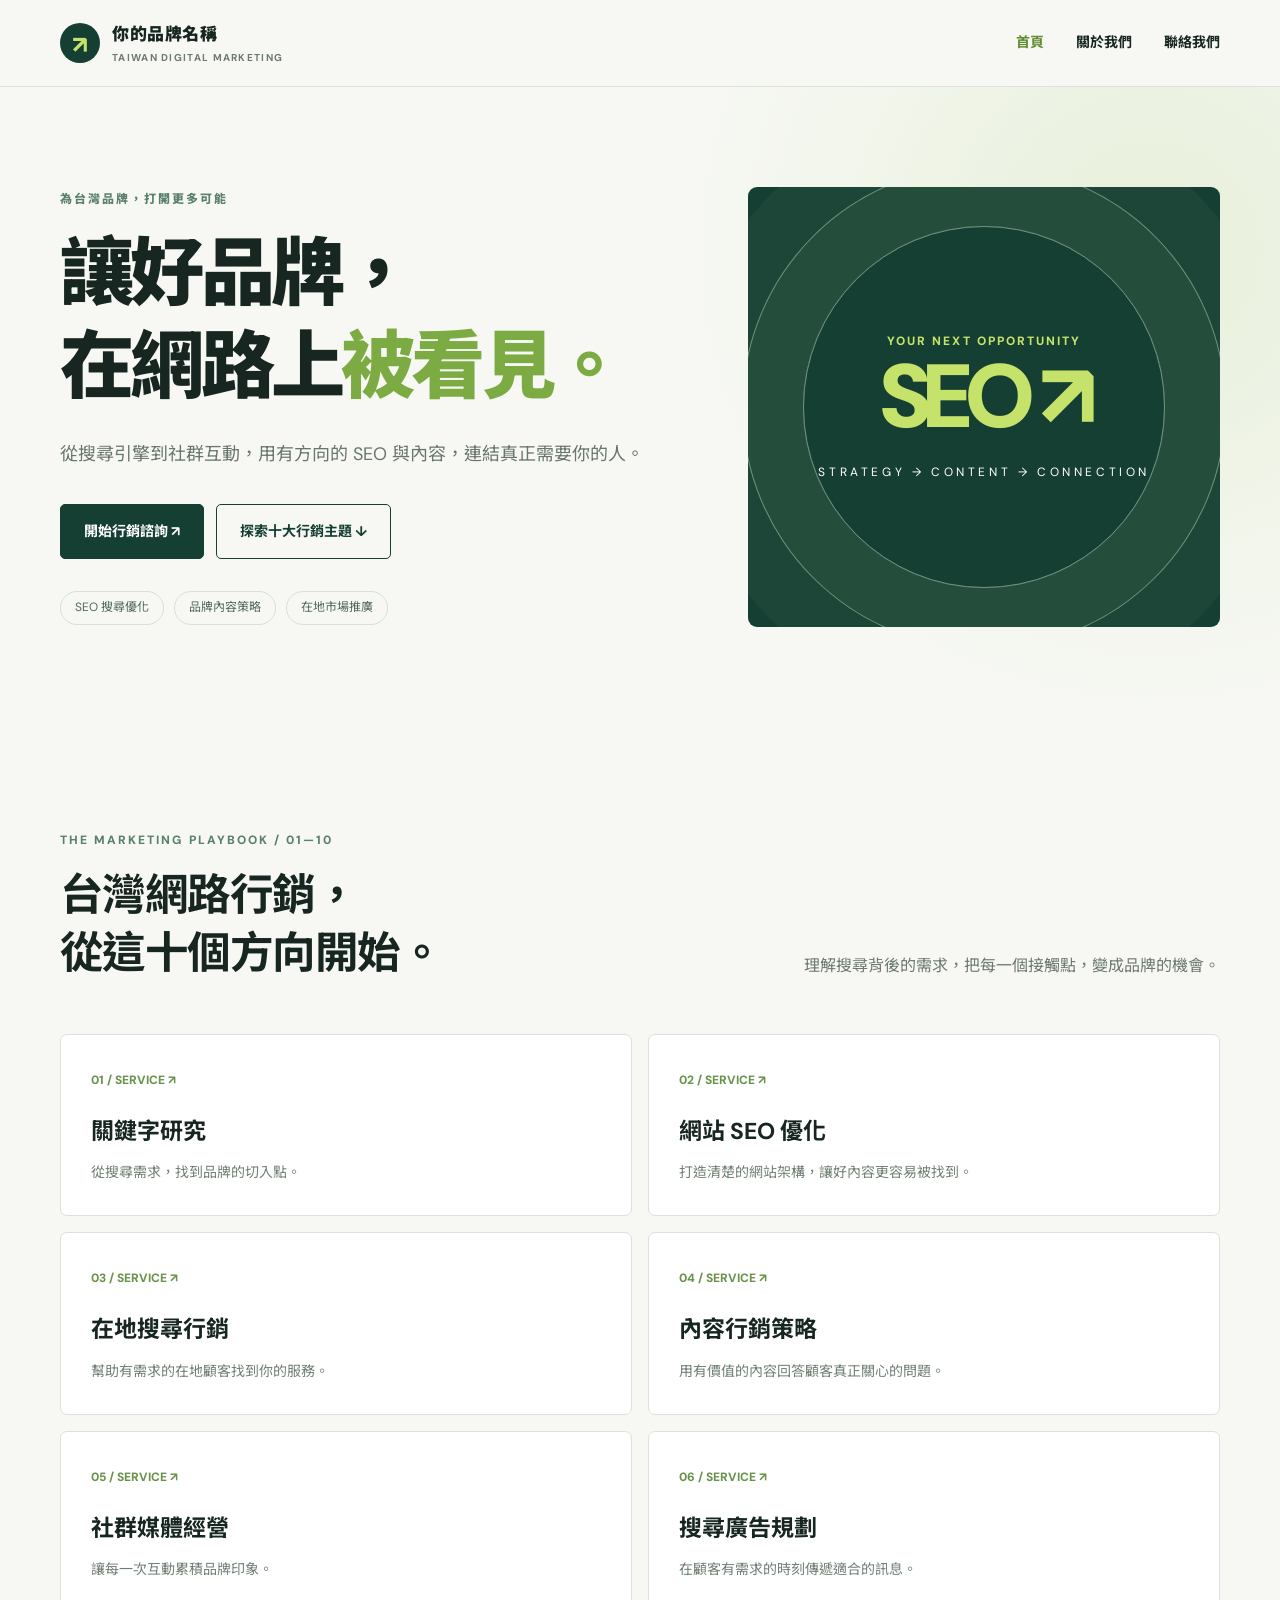
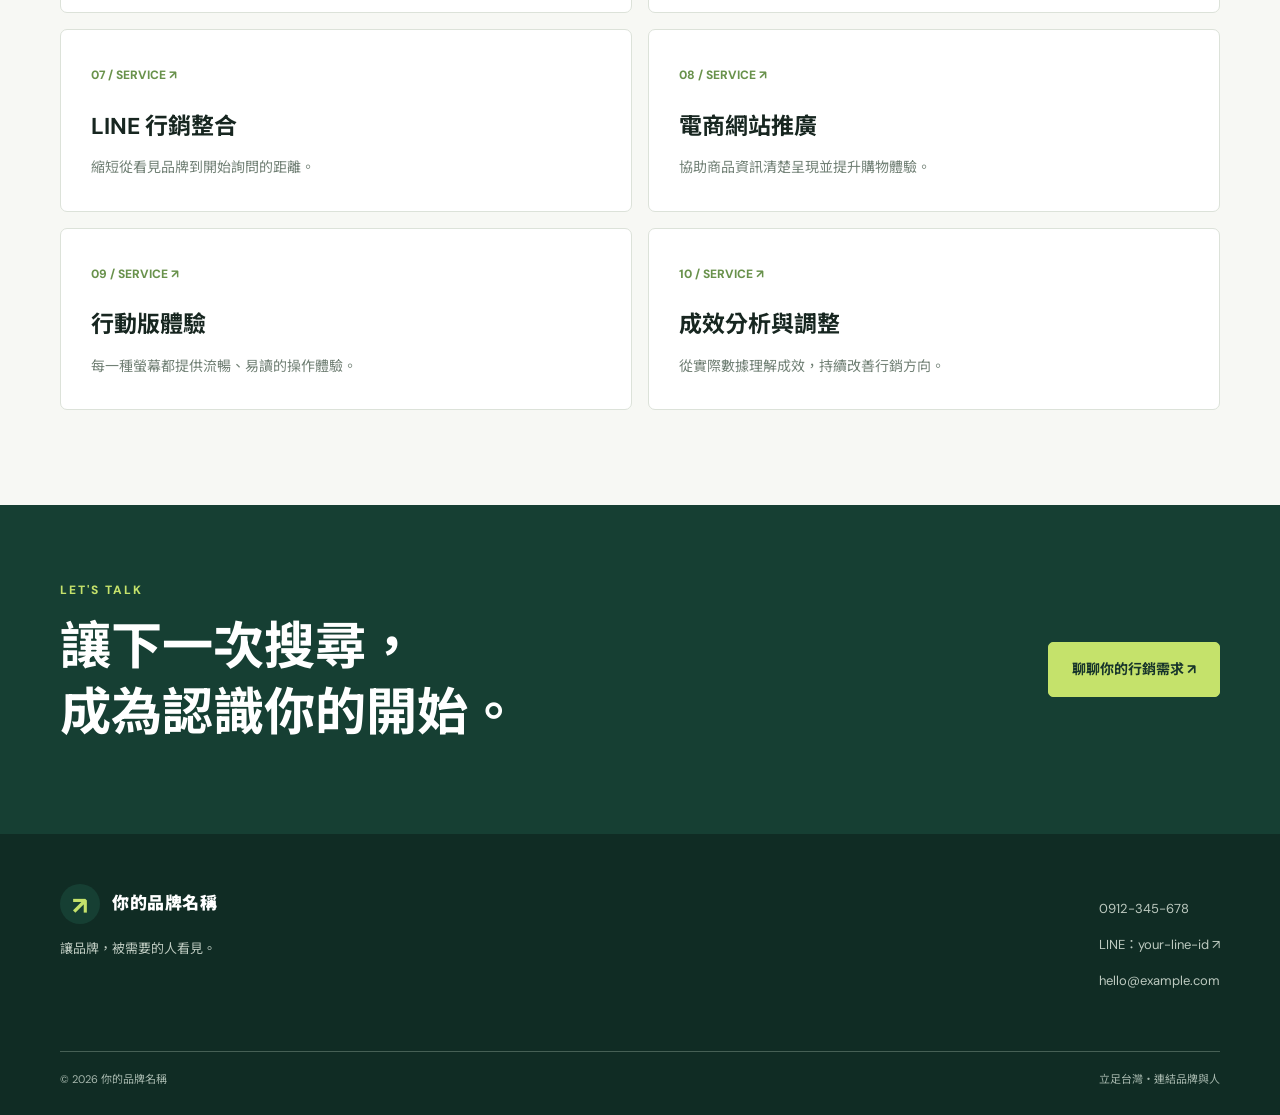
<file: index.html>
<!doctype html><html lang="zh-Hant"><head><meta charset="utf-8"><meta name="viewport" content="width=device-width, initial-scale=1"><meta name="description" content="SEO 優化、內容行銷、品牌推廣與數位行銷服務。"><title>首頁｜你的品牌名稱</title><link rel="stylesheet" href="styles.css"></head><body><a href="#main" class="hp">跳至主要內容</a><header class="site-header"><div class="container nav"><a class="brand" href="index.html"><span class="brand-mark">↗</span><span><span data-brand>你的品牌名稱</span><small>TAIWAN DIGITAL MARKETING</small></span></a><button class="mobile-menu" aria-label="開啟選單" aria-expanded="false">☰</button><nav class="nav-links"><a href="index.html" class="active">首頁</a><a href="about.html" class="">關於我們</a><a href="contact.html" class="">聯絡我們</a></nav></div></header><main id="main"><section class="hero"><div class="container hero-grid"><div><div class="eyebrow">為台灣品牌，打開更多可能</div><h1>讓好品牌，<br>在網路上<span class="accent">被看見。</span></h1><p>從搜尋引擎到社群互動，用有方向的 SEO 與內容，連結真正需要你的人。</p><div class="hero-actions"><a class="btn" href="contact.html">開始行銷諮詢 ↗</a><a class="btn secondary" href="#services">探索十大行銷主題 ↓</a></div><div class="chips"><span class="chip">SEO 搜尋優化</span><span class="chip">品牌內容策略</span><span class="chip">在地市場推廣</span></div></div><div class="hero-art"><div class="hero-art-inner"><div class="eyebrow" style="color:#c5e26b">YOUR NEXT OPPORTUNITY</div><div class="big">SEO ↗</div><div class="sub">STRATEGY → CONTENT → CONNECTION</div></div></div></div></section><section class="section" id="services"><div class="container"><div class="section-head"><div><div class="eyebrow">THE MARKETING PLAYBOOK / 01—10</div><h2>台灣網路行銷，<br>從這十個方向開始。</h2></div><p class="section-intro">理解搜尋背後的需求，把每一個接觸點，變成品牌的機會。</p></div><div class="service-grid"><article class="service-card"><span class="number">01 / SERVICE ↗</span><h3>關鍵字研究</h3><p>從搜尋需求，找到品牌的切入點。</p></article><article class="service-card"><span class="number">02 / SERVICE ↗</span><h3>網站 SEO 優化</h3><p>打造清楚的網站架構，讓好內容更容易被找到。</p></article><article class="service-card"><span class="number">03 / SERVICE ↗</span><h3>在地搜尋行銷</h3><p>幫助有需求的在地顧客找到你的服務。</p></article><article class="service-card"><span class="number">04 / SERVICE ↗</span><h3>內容行銷策略</h3><p>用有價值的內容回答顧客真正關心的問題。</p></article><article class="service-card"><span class="number">05 / SERVICE ↗</span><h3>社群媒體經營</h3><p>讓每一次互動累積品牌印象。</p></article><article class="service-card"><span class="number">06 / SERVICE ↗</span><h3>搜尋廣告規劃</h3><p>在顧客有需求的時刻傳遞適合的訊息。</p></article><article class="service-card"><span class="number">07 / SERVICE ↗</span><h3>LINE 行銷整合</h3><p>縮短從看見品牌到開始詢問的距離。</p></article><article class="service-card"><span class="number">08 / SERVICE ↗</span><h3>電商網站推廣</h3><p>協助商品資訊清楚呈現並提升購物體驗。</p></article><article class="service-card"><span class="number">09 / SERVICE ↗</span><h3>行動版體驗</h3><p>每一種螢幕都提供流暢、易讀的操作體驗。</p></article><article class="service-card"><span class="number">10 / SERVICE ↗</span><h3>成效分析與調整</h3><p>從實際數據理解成效，持續改善行銷方向。</p></article></div></div></section><section class="cta"><div class="container cta-grid"><div><div class="eyebrow">LET'S TALK</div><h2>讓下一次搜尋，<br>成為認識你的開始。</h2></div><a class="btn" href="contact.html">聊聊你的行銷需求 ↗</a></div></section></main><footer class="footer"><div class="container"><div class="footer-top"><div><div class="brand"><span class="brand-mark">↗</span><span data-brand>你的品牌名稱</span></div><p>讓品牌，被需要的人看見。</p></div><div><p><a data-phone href="tel:0912345678">0912-345-678</a></p><p>LINE：<a data-line href="#">your-line-id</a> ↗</p><p><a data-email href="mailto:hello@example.com">hello@example.com</a></p></div></div><div class="footer-bottom"><span>© <span data-year>2026</span> <span data-brand>你的品牌名稱</span></span><span>立足台灣・連結品牌與人</span></div></div></footer><script src="config.js"></script><script src="script.js"></script></body></html>
</file>
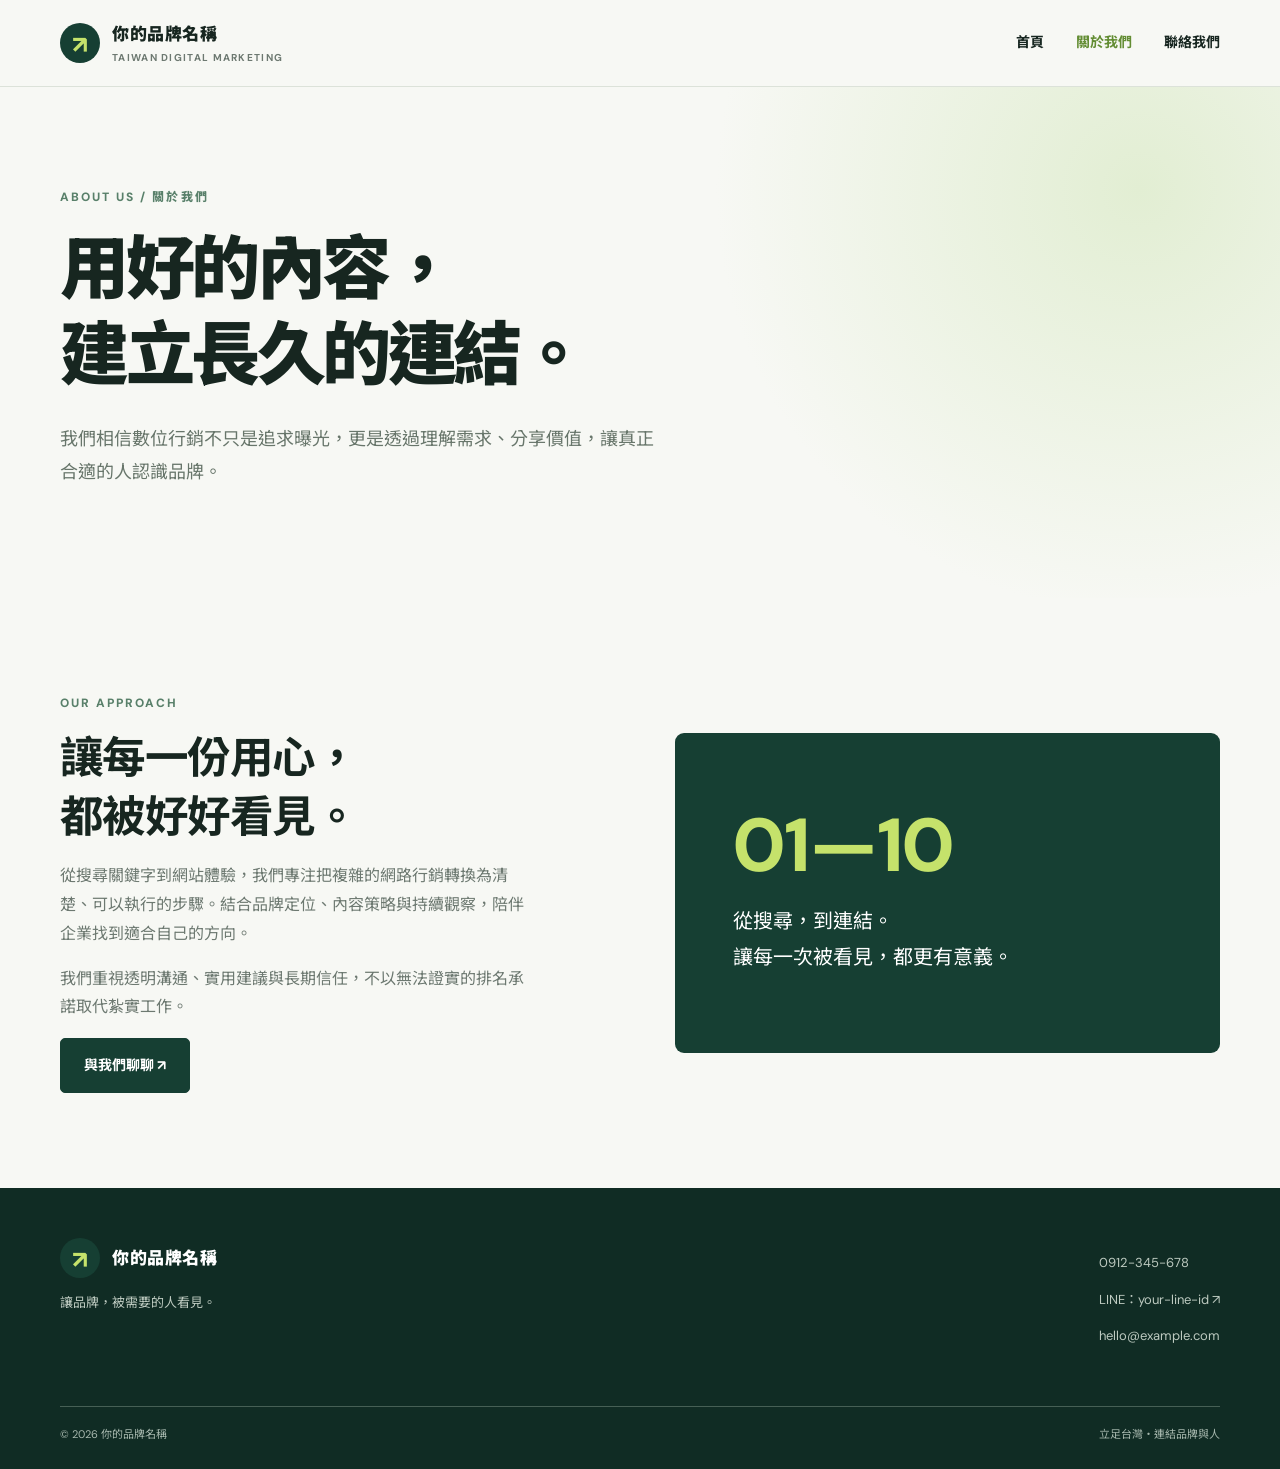
<file: about.html>
<!doctype html><html lang="zh-Hant"><head><meta charset="utf-8"><meta name="viewport" content="width=device-width, initial-scale=1"><meta name="description" content="了解我們的 SEO 與品牌內容行銷理念。"><title>關於我們｜你的品牌名稱</title><link rel="stylesheet" href="styles.css"></head><body><a href="#main" class="hp">跳至主要內容</a><header class="site-header"><div class="container nav"><a class="brand" href="index.html"><span class="brand-mark">↗</span><span><span data-brand>你的品牌名稱</span><small>TAIWAN DIGITAL MARKETING</small></span></a><button class="mobile-menu" aria-label="開啟選單" aria-expanded="false">☰</button><nav class="nav-links"><a href="index.html" class="">首頁</a><a href="about.html" class="active">關於我們</a><a href="contact.html" class="">聯絡我們</a></nav></div></header><main id="main"><section class="page-hero"><div class="container"><div class="eyebrow">ABOUT US / 關於我們</div><h1>用好的內容，<br>建立長久的連結。</h1><p>我們相信數位行銷不只是追求曝光，更是透過理解需求、分享價值，讓真正合適的人認識品牌。</p></div></section><section class="section"><div class="container about-grid"><div><div class="eyebrow">OUR APPROACH</div><h2>讓每一份用心，<br>都被好好看見。</h2><p class="section-intro">從搜尋關鍵字到網站體驗，我們專注把複雜的網路行銷轉換為清楚、可以執行的步驟。結合品牌定位、內容策略與持續觀察，陪伴企業找到適合自己的方向。</p><p class="section-intro">我們重視透明溝通、實用建議與長期信任，不以無法證實的排名承諾取代紮實工作。</p><a class="btn" href="contact.html">與我們聊聊 ↗</a></div><div class="about-panel"><span>01—10</span><p>從搜尋，到連結。<br>讓每一次被看見，都更有意義。</p></div></div></section></main><footer class="footer"><div class="container"><div class="footer-top"><div><div class="brand"><span class="brand-mark">↗</span><span data-brand>你的品牌名稱</span></div><p>讓品牌，被需要的人看見。</p></div><div><p><a data-phone href="tel:0912345678">0912-345-678</a></p><p>LINE：<a data-line href="#">your-line-id</a> ↗</p><p><a data-email href="mailto:hello@example.com">hello@example.com</a></p></div></div><div class="footer-bottom"><span>© <span data-year>2026</span> <span data-brand>你的品牌名稱</span></span><span>立足台灣・連結品牌與人</span></div></div></footer><script src="config.js"></script><script src="script.js"></script></body></html>
</file>
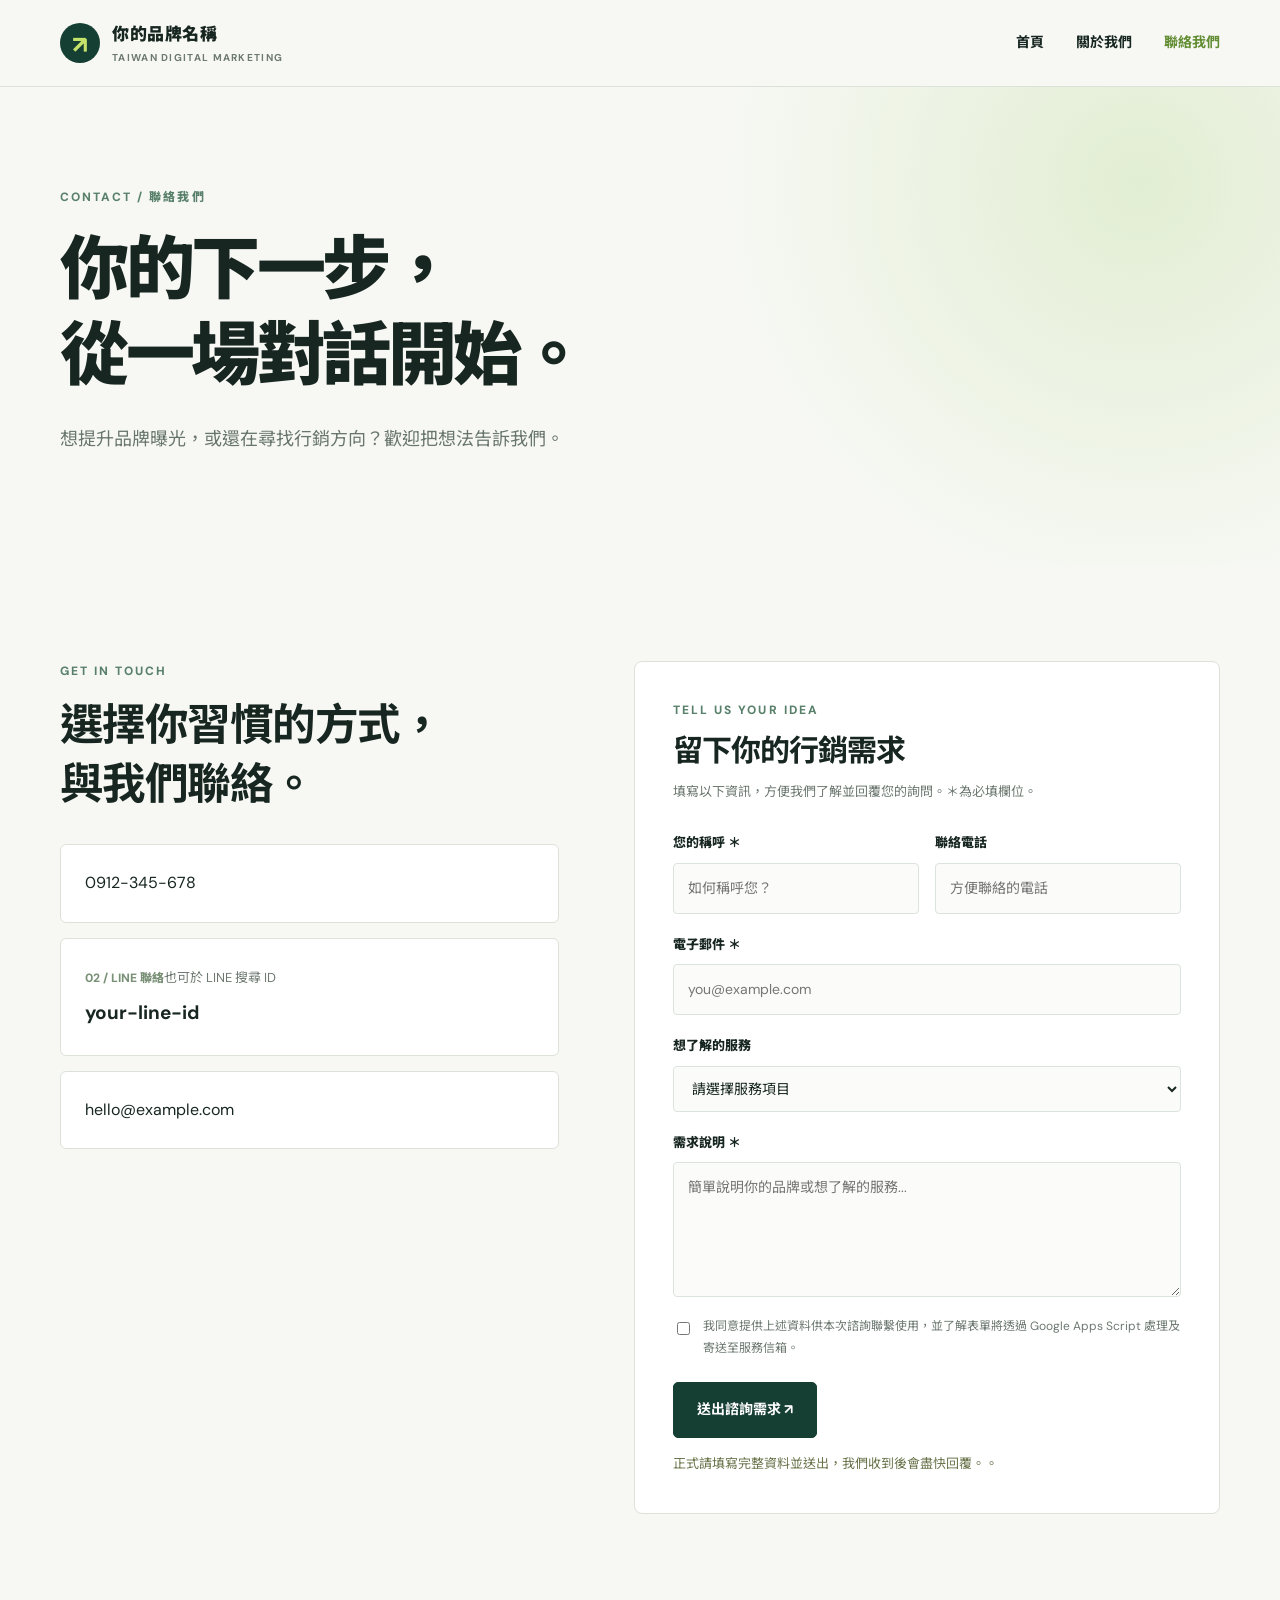
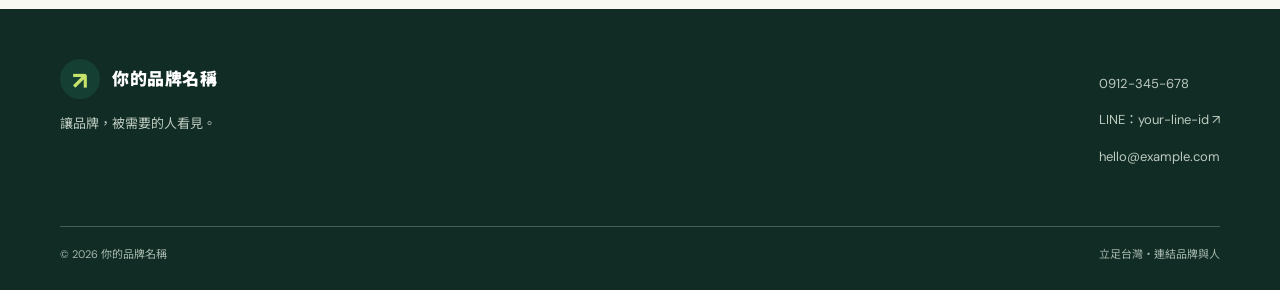
<file: contact.html>
<!doctype html><html lang="zh-Hant"><head><meta charset="utf-8"><meta name="viewport" content="width=device-width, initial-scale=1"><meta name="description" content="聯絡我們，諮詢 SEO 優化及品牌數位行銷需求。"><title>聯絡我們｜你的品牌名稱</title><link rel="stylesheet" href="styles.css"></head><body><a href="#main" class="hp">跳至主要內容</a><header class="site-header"><div class="container nav"><a class="brand" href="index.html"><span class="brand-mark">↗</span><span><span data-brand>你的品牌名稱</span><small>TAIWAN DIGITAL MARKETING</small></span></a><button class="mobile-menu" aria-label="開啟選單" aria-expanded="false">☰</button><nav class="nav-links"><a href="index.html" class="">首頁</a><a href="about.html" class="">關於我們</a><a href="contact.html" class="active">聯絡我們</a></nav></div></header><main id="main"><section class="page-hero"><div class="container"><div class="eyebrow">CONTACT / 聯絡我們</div><h1>你的下一步，<br>從一場對話開始。</h1><p>想提升品牌曝光，或還在尋找行銷方向？歡迎把想法告訴我們。</p></div></section><section class="section"><div class="container contact-layout"><div><div class="eyebrow">GET IN TOUCH</div><h2>選擇你習慣的方式，<br>與我們聯絡。</h2><div class="contact-list"><a class="contact-method" data-phone href="tel:0912345678"><span class="meta">01 / 電話諮詢</span><span class="description">點一下，立即撥號</span><strong data-phone>0912-345-678</strong></a><a class="contact-method" href="https://line.me/ti/p/~your-line-id"><span class="meta">02 / LINE 聯絡</span><span class="description">也可於 LINE 搜尋 ID</span><strong data-line>your-line-id</strong></a><a class="contact-method" data-email href="mailto:hello@example.com"><span class="meta">03 / 電子郵件</span><span class="description">歡迎來信分享您的需求</span><strong data-email>hello@example.com</strong></a></div></div><div class="form-card"><div class="eyebrow">TELL US YOUR IDEA</div><h2>留下你的行銷需求</h2><p class="form-note">填寫以下資訊，方便我們了解並回覆您的詢問。＊為必填欄位。</p><form id="consult-form" action="" method="post" accept-charset="UTF-8"><div class="hp" aria-hidden="true"><label>請勿填寫此欄<input name="website" tabindex="-1" autocomplete="off"></label></div><div class="form-row"><div class="field"><label for="name">您的稱呼 ＊</label><input id="name" name="name" required maxlength="80" placeholder="如何稱呼您？"></div><div class="field"><label for="phone">聯絡電話</label><input id="phone" name="phone" type="tel" maxlength="40" placeholder="方便聯絡的電話"></div></div><div class="field"><label for="email">電子郵件 ＊</label><input id="email" name="email" type="email" required maxlength="120" placeholder="you@example.com"></div><div class="field"><label for="service">想了解的服務</label><select id="service" name="service"><option value="">請選擇服務項目</option><option>SEO 網站優化</option><option>關鍵字研究</option><option>內容行銷</option><option>社群行銷</option><option>廣告投放</option><option>LINE 行銷</option><option>其他需求</option></select></div><div class="field"><label for="message">需求說明 ＊</label><textarea id="message" name="message" required maxlength="3000" placeholder="簡單說明你的品牌或想了解的服務... "></textarea></div><label class="agree"><input type="checkbox" required name="consent" value="yes"><span>我同意提供上述資料供本次諮詢聯繫使用，並了解表單將透過 Google Apps Script 處理及寄送至服務信箱。</span></label><button type="submit" class="btn">送出諮詢需求 ↗</button><div class="form-status" id="form-status" role="status" aria-live="polite">正式請填寫完整資料並送出，我們收到後會盡快回覆。。</div></form></div></div></section></main><footer class="footer"><div class="container"><div class="footer-top"><div><div class="brand"><span class="brand-mark">↗</span><span data-brand>你的品牌名稱</span></div><p>讓品牌，被需要的人看見。</p></div><div><p><a data-phone href="tel:0912345678">0912-345-678</a></p><p>LINE：<a data-line href="#">your-line-id</a> ↗</p><p><a data-email href="mailto:hello@example.com">hello@example.com</a></p></div></div><div class="footer-bottom"><span>© <span data-year>2026</span> <span data-brand>你的品牌名稱</span></span><span>立足台灣・連結品牌與人</span></div></div></footer><script src="config.js"></script><script src="script.js"></script></body></html>
</file>
<file: styles.css>
@import url('https://fonts.googleapis.com/css2?family=DM+Sans:wght@400;500;600;700&family=Noto+Sans+TC:wght@400;500;600;700;800;900&display=swap');
:root{--bg:#f7f8f4;--ink:#172620;--green:#163f33;--accent:#c5e26b;--muted:#6d7971;--line:#dce2d9;--white:#fff}*{box-sizing:border-box}html{scroll-behavior:smooth}body{margin:0;background:var(--bg);color:var(--ink);font-family:'DM Sans','Noto Sans TC',sans-serif;line-height:1.8}a{color:inherit;text-decoration:none}button,input,textarea,select{font:inherit}.container{width:min(1160px,calc(100% - 48px));margin:auto}.eyebrow{font-size:12px;font-weight:800;letter-spacing:.17em;color:#59806a;text-transform:uppercase}.site-header{position:sticky;top:0;z-index:10;background:rgba(247,248,244,.96);border-bottom:1px solid var(--line);backdrop-filter:blur(14px)}.nav{display:flex;align-items:center;justify-content:space-between;min-height:86px;gap:20px}.brand{display:flex;align-items:center;gap:12px;font-size:17px;font-weight:900;letter-spacing:.03em}.brand-mark{display:grid;place-items:center;width:40px;height:40px;border-radius:50%;background:var(--green);color:var(--accent);font-size:24px}.brand small{display:block;color:var(--muted);font-size:10px;letter-spacing:.13em;font-weight:700}.nav-links{display:flex;align-items:center;gap:32px;font-size:14px;font-weight:700}.nav-links a:hover,.nav-links .active{color:#638d33}.mobile-menu{display:none;border:0;background:none;font-size:27px}.hero{background:radial-gradient(circle at 90% 25%,#e7f0da,transparent 38%),var(--bg);padding:100px 0 108px}.hero-grid{display:grid;grid-template-columns:1.15fr .85fr;gap:50px;align-items:center}.hero h1,.page-hero h1{font-size:clamp(42px,5.8vw,78px);line-height:1.25;letter-spacing:-.05em;margin:17px 0 25px;font-weight:900}.hero p,.page-hero p{font-size:18px;color:#68766b;max-width:610px}.btn{display:inline-flex;align-items:center;justify-content:center;gap:18px;background:var(--green);color:#fff;padding:14px 23px;border:1px solid var(--green);border-radius:5px;font-size:14px;font-weight:700;cursor:pointer;transition:.2s}.btn:hover{background:#295a48;transform:translateY(-2px)}.btn.secondary{background:transparent;color:var(--green)}.hero-actions{display:flex;gap:12px;flex-wrap:wrap;margin-top:33px}.hero-art{min-height:440px;position:relative;border-radius:9px;background:var(--green);display:flex;align-items:center;justify-content:center;overflow:hidden;color:#fff}.hero-art:before{content:'';position:absolute;width:360px;height:360px;border:1px solid #729482;border-radius:50%;box-shadow:0 0 0 60px #244d3c,0 0 0 61px #75947b,0 0 0 120px #1d4638}.hero-art-inner{z-index:1;text-align:center}.hero-art .big{font-size:clamp(56px,7vw,95px);font-weight:900;letter-spacing:-.08em;color:var(--accent);line-height:1}.hero-art .sub{letter-spacing:.3em;font-size:12px;margin-top:20px}.chips{display:flex;gap:10px;flex-wrap:wrap;margin-top:32px}.chip{border:1px solid #d7e2d2;border-radius:30px;padding:5px 14px;font-size:12px;color:#51685b}.section{padding:95px 0}.section.alt{background:#eaf0e6}.section-head{display:flex;align-items:end;justify-content:space-between;gap:24px;margin-bottom:37px}.section h2{font-size:clamp(30px,3.4vw,47px);line-height:1.35;letter-spacing:-.035em;margin:14px 0}.section-intro{color:var(--muted);max-width:470px}.service-grid{display:grid;grid-template-columns:repeat(2,1fr);gap:16px}.service-card{background:var(--white);border:1px solid var(--line);padding:30px;border-radius:7px;transition:transform .2s}.service-card:hover{transform:translateY(-3px)}.service-card .number{font-size:12px;font-weight:800;color:#69924c}.service-card h3{font-size:23px;margin:17px 0 8px}.service-card p{margin:0;color:#718075;font-size:14px}.cta{background:var(--green);color:#fff;padding:75px 0}.cta-grid{display:flex;justify-content:space-between;align-items:center;gap:32px}.cta h2{font-size:clamp(32px,4vw,54px);line-height:1.3;margin:12px 0}.cta .eyebrow{color:var(--accent)}.cta .btn{background:var(--accent);color:#18352b;border-color:var(--accent)}.page-hero{padding:100px 0 92px;background:radial-gradient(circle at 89% 20%,#e2eed3,transparent 35%)}.page-hero h1{font-size:clamp(45px,5.4vw,72px)}.contact-layout{display:grid;grid-template-columns:.92fr 1.08fr;gap:75px}.contact-list{display:grid;gap:15px;margin-top:30px}.contact-method{display:block;padding:24px;border:1px solid var(--line);border-radius:6px;background:#fff;transition:.2s}.contact-method:hover{border-color:#9bb68a;transform:translateY(-2px)}.contact-method .meta{font-size:12px;color:#799176;font-weight:800}.contact-method strong{display:block;font-size:19px;margin-top:5px}.contact-method .description{font-size:13px;color:var(--muted)}.form-card{background:white;border:1px solid var(--line);border-radius:8px;padding:38px}.form-card h2{font-size:30px;margin:10px 0 8px}.form-note{color:var(--muted);font-size:13px;margin:0 0 28px}.form-row{display:grid;grid-template-columns:1fr 1fr;gap:16px}.field{display:flex;flex-direction:column;gap:8px;margin-bottom:19px}.field label{font-size:13px;font-weight:800}.field input,.field select,.field textarea{width:100%;background:#fbfcfa;border:1px solid #dce3dc;border-radius:4px;padding:12px 14px;outline:0;font-size:14px;color:var(--ink)}.field input:focus,.field textarea:focus,.field select:focus{border-color:#4e8460;box-shadow:0 0 0 3px #e6f3e3}.field textarea{min-height:135px;resize:vertical}.agree{font-size:12px;color:var(--muted);display:flex;align-items:flex-start;gap:10px;margin:7px 0 23px}.agree input{margin-top:6px}.form-status{font-size:13px;margin-top:14px;color:#6a744b}.about-grid{display:grid;grid-template-columns:1fr 1fr;gap:70px;align-items:center}.about-panel{background:var(--green);color:#fff;border-radius:9px;padding:58px;min-height:320px;display:flex;flex-direction:column;justify-content:end}.about-panel span{font-weight:800;font-size:75px;line-height:1;color:var(--accent)}.about-panel p{font-size:20px}.footer{padding:50px 0 25px;background:#102c24;color:#fff}.footer-top{display:flex;justify-content:space-between;gap:30px;padding-bottom:45px}.footer p,.footer a{color:#bdcac0;font-size:13px}.footer-bottom{border-top:1px solid #466055;padding-top:18px;color:#a6b7ad;font-size:11px;display:flex;justify-content:space-between;gap:20px}.hp{position:absolute;left:-9999px}.accent{color:#7caa43}@media(max-width:800px){.mobile-menu{display:block}.nav{min-height:72px}.nav-links{display:none;position:absolute;top:71px;left:0;right:0;background:var(--bg);padding:25px;flex-direction:column;border-bottom:1px solid var(--line)}.nav-links.open{display:flex}.hero{padding:65px 0}.hero-grid,.contact-layout,.about-grid{grid-template-columns:1fr;gap:35px}.hero-art{min-height:320px}.page-hero{padding:65px 0}.section{padding:65px 0}.section-head,.cta-grid,.footer-top{display:block}.service-grid{grid-template-columns:1fr}.form-card{padding:23px}.form-row{grid-template-columns:1fr;gap:0}.cta .btn{margin-top:20px}.footer-bottom{display:block}.container{width:min(1160px,calc(100% - 32px))}}
</file>
